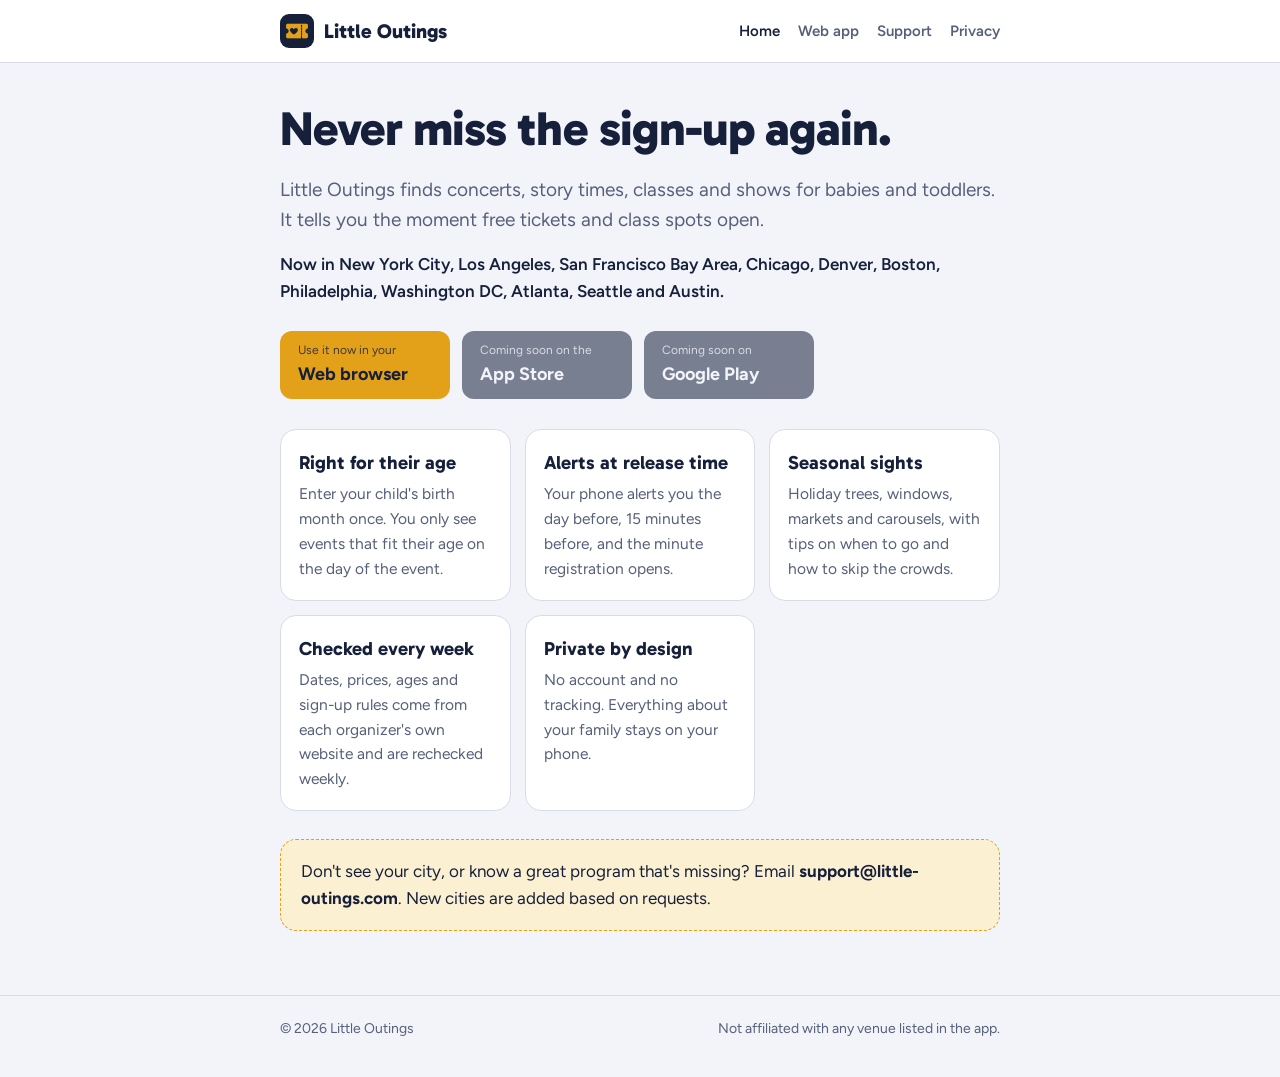
<file: index.html>
<!doctype html>
<html lang="en">
<head>
<meta charset="utf-8">
<meta name="viewport" content="width=device-width, initial-scale=1, viewport-fit=cover">
<title>Little Outings</title>
<meta name="description" content="Concerts, story times, classes and shows for babies and toddlers in your city, with an alert the moment sign-ups open.">
<link rel="icon" href="/favicon.png">
<link rel="apple-touch-icon" href="/apple-touch-icon.png">
<link rel="stylesheet" href="/site.css">
</head>
<body>
<header><div class="wrap">
  <a class="brand" href="/"><img src="/icon.png" alt="">Little Outings</a>
  <nav><a href="/" aria-current="page">Home</a><a href="/app/">Web app</a><a href="/support/">Support</a><a href="/privacy/">Privacy</a></nav>
</div></header>
<main><div class="wrap">
  <h1>Never miss the sign-up again.</h1>
  <p class="lede">Little Outings finds concerts, story times, classes and shows for babies and toddlers. It tells you the moment free tickets and class spots open.</p>
  <p class="cities" id="cities">Now in New York City.</p>
  <div class="stores">
    <a class="store primary" href="/app/"><small>Use it now in your</small><strong>Web browser</strong></a>
    <span class="store" aria-disabled="true"><small>Coming soon on the</small><strong>App Store</strong></span>
    <span class="store" aria-disabled="true"><small>Coming soon on</small><strong>Google Play</strong></span>
  </div>
  <div class="features">
    <div class="feature"><h3>Right for their age</h3><p>Enter your child's birth month once. You only see events that fit their age on the day of the event.</p></div>
    <div class="feature"><h3>Alerts at release time</h3><p>Your phone alerts you the day before, 15 minutes before, and the minute registration opens.</p></div>
    <div class="feature"><h3>Seasonal sights</h3><p>Holiday trees, windows, markets and carousels, with tips on when to go and how to skip the crowds.</p></div>
    <div class="feature"><h3>Checked every week</h3><p>Dates, prices, ages and sign-up rules come from each organizer's own website and are rechecked weekly.</p></div>
    <div class="feature"><h3>Private by design</h3><p>No account and no tracking. Everything about your family stays on your phone.</p></div>
  </div>
  <div class="callout">Don't see your city, or know a great program that's missing? Email <span class="email">support@little-outings.com</span>. New cities are added based on requests.</div>
</div></main>
<footer><div class="wrap"><span>© 2026 Little Outings</span><span>Not affiliated with any venue listed in the app.</span></div></footer>
<script>
fetch("/cities.json").then(r => r.json()).then(j => {
  const n = (j.cities || []).map(c => c.name);
  if (!n.length) return;
  const list = n.length > 1 ? n.slice(0, -1).join(", ") + " and " + n[n.length - 1] : n[0];
  document.getElementById("cities").textContent = "Now in " + list + ".";
}).catch(() => {});
</script>
</body>
</html>
</file>
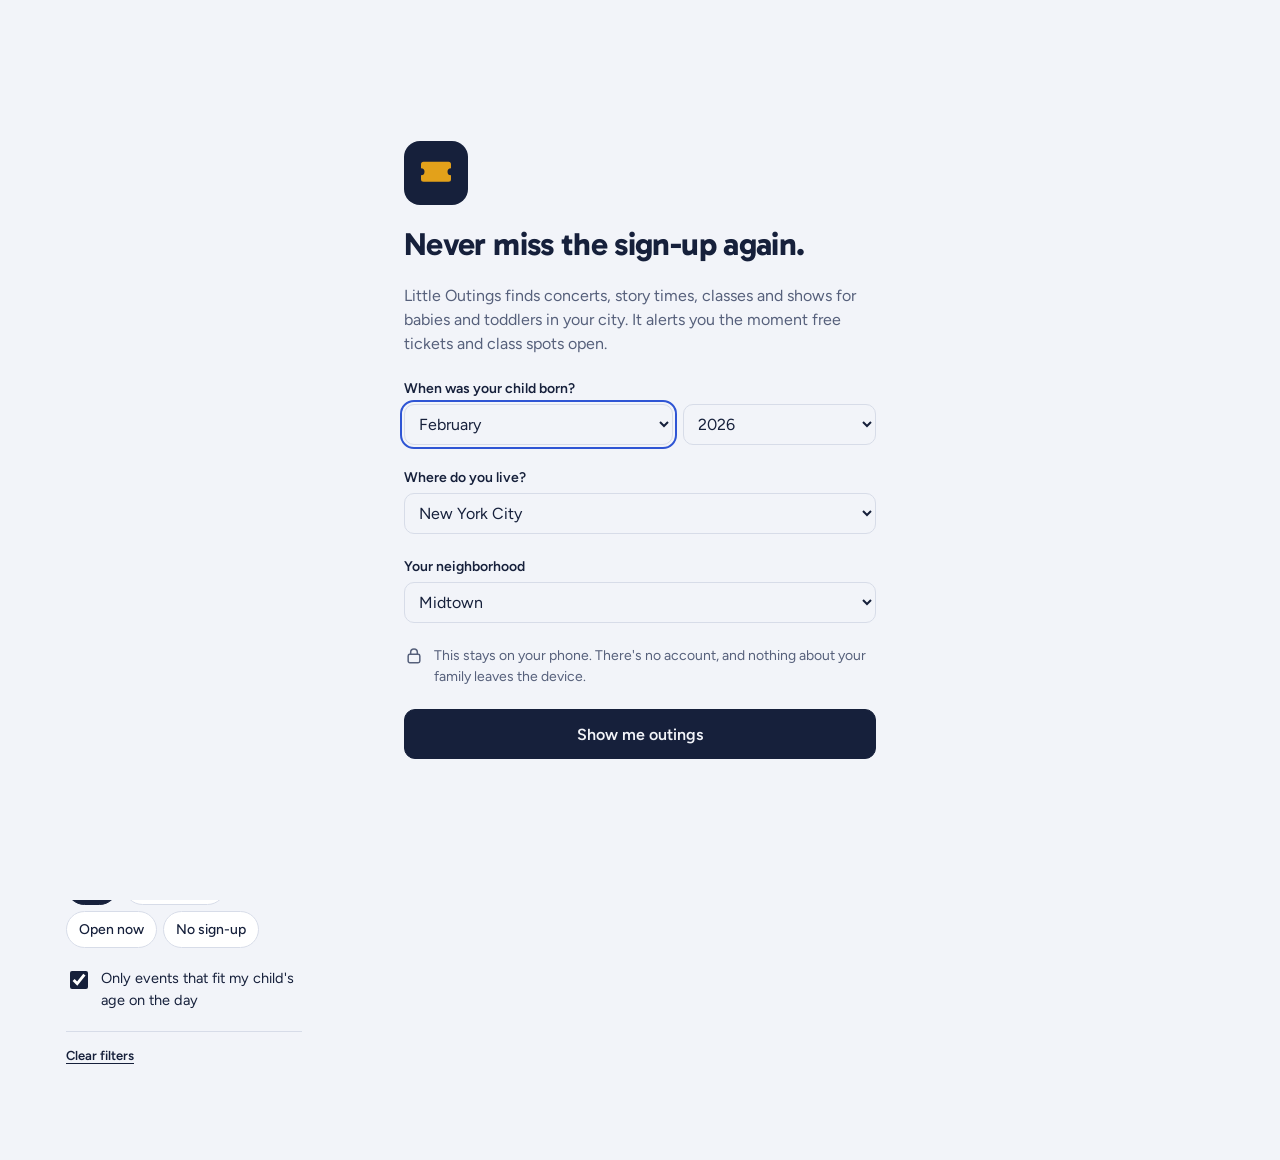
<file: app/index.html>
<!doctype html>
<html lang="en">
<head>
<meta charset="utf-8">
<meta name="viewport" content="width=device-width, initial-scale=1, viewport-fit=cover">
<meta name="color-scheme" content="light dark">
<meta name="format-detection" content="telephone=no">
<title>Little Outings</title>
<link rel="stylesheet" href="styles.css">
</head>
<body>

<header class="appbar">
  <div class="wrap">
    <div class="brand" id="brand">
      <svg viewBox="0 0 32 32" width="26" height="26" aria-hidden="true"><path style="fill:var(--accent)" d="M4 9a2 2 0 0 1 2-2h20a2 2 0 0 1 2 2v3.2a2.8 2.8 0 0 0 0 5.6V21a2 2 0 0 1-2 2H6a2 2 0 0 1-2-2v-3.2a2.8 2.8 0 0 0 0-5.6z"/><path style="stroke:var(--card)" d="M21 8.5v15" stroke-width="1.8" stroke-dasharray="2 2.2"/></svg>
      <span>Little Outings</span>
      <label class="citychip"><span id="cityText">City</span><svg viewBox="0 0 24 24" width="12" height="12" aria-hidden="true"><path d="M6 9l6 6 6-6" fill="none" stroke="currentColor" stroke-width="2.6" stroke-linecap="round" stroke-linejoin="round"/></svg><select id="city" aria-label="City"></select></label>
    </div>
    <button class="btn small" id="addBtn" type="button">
      <svg viewBox="0 0 24 24" width="15" height="15" aria-hidden="true"><path d="M12 5v14M5 12h14" stroke="currentColor" stroke-width="2.2" stroke-linecap="round"/></svg>
      Add event
    </button>
  </div>
</header>

<main>
  <!-- Discover -->
  <section id="view-discover" aria-label="Discover">
    <div class="wrap hero">
      <h1 class="ask">Things to do with <span id="article">a</span>
        <label class="sel"><span id="ageText">baby</span><select id="age" aria-label="Your child's age"></select></label>
        <span id="nearPart">near <span class="nowrap"><label class="sel"><span id="areaText">Midtown</span><select id="area" aria-label="Your neighborhood"></select></label>,</span> <label class="sel"><span id="radiusText">anywhere in the city</span><select id="radius" aria-label="Distance">
          <option value="1">within 1 mile</option>
          <option value="2">within 2 miles</option>
          <option value="5">within 5 miles</option>
          <option value="any">anywhere in the city</option>
        </select></label></span><span id="elsePart" hidden>near you</span>
      </h1>
      <div class="searchrow">
        <label class="search">
          <svg viewBox="0 0 24 24" width="17" height="17" aria-hidden="true"><circle cx="11" cy="11" r="6.5" fill="none" stroke="currentColor" stroke-width="2"/><path d="M16 16l4.5 4.5" stroke="currentColor" stroke-width="2" stroke-linecap="round"/></svg>
          <input id="q" type="search" placeholder="Search programs, venues" aria-label="Search events" autocomplete="off" enterkeyhint="search">
        </label>
        <button class="btn filters-toggle" id="filtersToggle" type="button" aria-expanded="false" aria-controls="rail">Filters</button>
      </div>
    </div>
    <div class="wrap layout">
      <aside class="rail" id="rail" aria-label="Filters">
        <div class="fgroup">
          <span class="flabel">Type of activity</span>
          <div class="chips" id="typeChips"></div>
        </div>
        <div class="fgroup">
          <span class="flabel">Price</span>
          <div class="chips" data-filter="price">
            <button class="chip" data-value="any" type="button">Any</button>
            <button class="chip" data-value="free" type="button">Free</button>
            <button class="chip" data-value="20" type="button">Under $20</button>
            <button class="chip" data-value="50" type="button">Under $50</button>
          </div>
        </div>
        <div class="fgroup">
          <span class="flabel">When</span>
          <div class="chips" data-filter="when">
            <button class="chip" data-value="any" type="button">Any time</button>
            <button class="chip" data-value="week" type="button">Next 7 days</button>
            <button class="chip" data-value="month" type="button">Next 30 days</button>
            <button class="chip" data-value="quarter" type="button">Next 3 months</button>
          </div>
        </div>
        <div class="fgroup">
          <span class="flabel">Days</span>
          <div class="chips" data-filter="days">
            <button class="chip" data-value="any" type="button">Any day</button>
            <button class="chip" data-value="weekend" type="button">Weekends</button>
            <button class="chip" data-value="weekday" type="button">Weekdays</button>
          </div>
        </div>
        <div class="fgroup">
          <span class="flabel">Registration</span>
          <div class="chips" data-filter="reg">
            <button class="chip" data-value="any" type="button">Any</button>
            <button class="chip" data-value="soon" type="button">Opens soon</button>
            <button class="chip" data-value="open" type="button">Open now</button>
            <button class="chip" data-value="dropin" type="button">No sign-up</button>
          </div>
        </div>
        <label class="check"><input type="checkbox" id="fits" checked> Only events that fit my child's age on the day</label>
        <div class="railfoot"><button class="linkbtn" id="resetFilters" type="button">Clear filters</button><button class="btn small filters-toggle" id="filtersDone" type="button">Done</button></div>
      </aside>
      <div class="content">
        <section class="watch" id="watch" hidden></section>
        <div class="reshead">
          <div><h2 id="resTitle">Events</h2><div class="note" id="resNote"></div></div>
          <label class="sortsel">Sort
            <select id="sort">
              <option value="soonest">Soonest date</option>
              <option value="opens">Registration opens first</option>
              <option value="nearest">Nearest</option>
              <option value="price">Lowest price</option>
            </select>
          </label>
        </div>
        <div class="list" id="results"><div class="skel"></div><div class="skel"></div></div>
      </div>
    </div>
  </section>

  <!-- Saved -->
  <section id="view-saved" aria-label="Saved" hidden>
    <div class="wrap pagehead"><h1 class="sect-title">Saved</h1><p class="sect-sub">Events you hearted, soonest first. Saved events stay on this phone.</p></div>
    <div class="wrap" style="padding-block:16px 32px"><div class="list" id="savedList"></div></div>
  </section>

  <!-- Reminders -->
  <section id="view-reminders" aria-label="Alerts" hidden>
    <div class="wrap pagehead"><h1 class="sect-title">Registration alerts</h1><p class="sect-sub">Your phone alerts you the day before, 15 minutes before, and the moment registration opens. Tap an alert to go straight to the sign-up page.</p></div>
    <div class="wrap" style="padding-block:16px 32px"><div class="list" id="remList"></div></div>
  </section>

  <!-- Settings -->
  <section id="view-settings" aria-label="Settings" hidden>
    <div class="wrap pagehead"><h1 class="sect-title">Settings</h1></div>
    <div class="wrap"><div class="settings" id="settingsBody"></div></div>
  </section>
</main>

<nav class="tabbar" aria-label="Sections">
  <div class="in">
    <button class="tab" data-view="discover" type="button"><span class="ico"><svg viewBox="0 0 24 24" aria-hidden="true"><circle cx="11" cy="11" r="6.5" fill="none" stroke="currentColor" stroke-width="1.9"/><path d="M16 16l4.5 4.5" stroke="currentColor" stroke-width="1.9" stroke-linecap="round"/></svg></span>Discover</button>
    <button class="tab" data-view="saved" type="button"><span class="ico"><svg viewBox="0 0 24 24" aria-hidden="true"><path d="M12 20.3s-7.4-4.5-9.1-9.2C1.8 7.9 3.7 4.6 7.1 4.6c2 0 3.4 1.1 4.9 2.9 1.5-1.8 2.9-2.9 4.9-2.9 3.4 0 5.3 3.3 4.2 6.5-1.7 4.7-9.1 9.2-9.1 9.2z" fill="none" stroke="currentColor" stroke-width="1.9" stroke-linejoin="round"/></svg></span>Saved<span class="badge num" id="savedCount" hidden>0</span></button>
    <button class="tab" data-view="reminders" type="button"><span class="ico"><svg viewBox="0 0 24 24" aria-hidden="true"><path d="M6 16v-5a6 6 0 1 1 12 0v5l1.5 2h-15L6 16z" fill="none" stroke="currentColor" stroke-width="1.9" stroke-linejoin="round"/><path d="M10 20.5a2 2 0 0 0 4 0" fill="none" stroke="currentColor" stroke-width="1.9" stroke-linecap="round"/></svg></span>Alerts<span class="badge num" id="remCount" hidden>0</span></button>
    <button class="tab" data-view="settings" type="button"><span class="ico"><svg viewBox="0 0 24 24" aria-hidden="true"><circle cx="12" cy="12" r="3" fill="none" stroke="currentColor" stroke-width="1.9"/><path d="M12 2.8v2.4M12 18.8v2.4M21.2 12h-2.4M5.2 12H2.8M18.5 5.5l-1.7 1.7M7.2 16.8l-1.7 1.7M18.5 18.5l-1.7-1.7M7.2 7.2L5.5 5.5" stroke="currentColor" stroke-width="1.9" stroke-linecap="round"/></svg></span>Settings</button>
  </div>
</nav>

<dialog class="sheet" id="detail" aria-labelledby="detailTitle"><div class="sheet-in" id="detailIn"></div></dialog>

<dialog class="sheet" id="addDlg" aria-labelledby="addTitle">
  <div class="sheet-in">
    <div class="sheet-head">
      <div><div class="eyebrow">Your own find</div><h2 id="addTitle">Add an event</h2></div>
      <button class="btn iconbtn ghost" type="button" data-close="addDlg" aria-label="Close">
        <svg viewBox="0 0 24 24" width="18" height="18" aria-hidden="true"><path d="M6 6l12 12M18 6L6 18" stroke="currentColor" stroke-width="2" stroke-linecap="round"/></svg>
      </button>
    </div>
    <p class="lede">Found something on a venue's site? Add it to get the same countdown and phone alert for its release time. It stays on this phone.</p>
    <form class="form" id="addForm" novalidate>
      <div class="field"><label for="f-title">Event name</label><input id="f-title" required placeholder="e.g. Family Concert: Animal Tales"></div>
      <div class="grid2">
        <div class="field"><label for="f-org">Organizer</label><input id="f-org" placeholder="e.g. Carnegie Hall"></div>
        <div class="field"><label for="f-type">Type</label><select id="f-type"></select></div>
      </div>
      <div class="grid2">
        <div class="field"><label for="f-venue">Venue</label><input id="f-venue" placeholder="e.g. Zankel Hall"></div>
        <div class="field" id="f-area-wrap"><label for="f-area">Neighborhood</label><select id="f-area"></select></div>
      </div>
      <div class="field"><label for="f-address">Address</label><input id="f-address" placeholder="Street address"></div>
      <div class="grid2">
        <div class="field"><label for="f-start">Event date and time</label><input id="f-start" type="datetime-local"></div>
        <div class="field"><label for="f-until">Repeats weekly until (optional)</label><input id="f-until" type="date"></div>
      </div>
      <div class="grid2">
        <div class="field"><label for="f-amin">Youngest age</label><select id="f-amin"></select></div>
        <div class="field"><label for="f-amax">Oldest age</label><select id="f-amax"></select></div>
      </div>
      <div class="grid2">
        <div class="field"><label for="f-pmin">Lowest price ($)</label><input id="f-pmin" type="number" min="0" step="1" inputmode="decimal" placeholder="0 for free"></div>
        <div class="field"><label for="f-pmax">Highest price ($)</label><input id="f-pmax" type="number" min="0" step="1" inputmode="decimal"></div>
      </div>
      <div class="grid2">
        <div class="field"><label for="f-opens">Registration or tickets open</label><input id="f-opens" type="datetime-local"></div>
        <div class="field"><label for="f-method">How you sign up</label>
          <select id="f-method"><option>Tickets</option><option>Free RSVP</option><option>Lottery</option><option>Enrollment</option><option>Walk-in</option></select>
        </div>
      </div>
      <div class="field"><label for="f-url">Link to the event page</label><input id="f-url" type="url" inputmode="url" placeholder="https://"></div>
      <div class="field"><label for="f-notes">Notes</label><textarea id="f-notes" rows="3" placeholder="e.g. Members get access a day early. Max 2 tickets per household."></textarea></div>
      <div class="err" id="formErr" aria-live="polite"></div>
      <div style="display:flex;gap:10px;flex-wrap:wrap">
        <button class="btn primary" type="submit" id="saveEvent">Save event</button>
        <button class="btn" type="button" data-close="addDlg">Cancel</button>
      </div>
    </form>
  </div>
</dialog>

<dialog class="full" id="onboard" aria-labelledby="onbTitle">
  <form class="onb" id="onbForm">
    <div class="mark"><svg viewBox="0 0 32 32" width="40" height="40" aria-hidden="true"><path style="fill:var(--accent)" d="M4 9a2 2 0 0 1 2-2h20a2 2 0 0 1 2 2v3.2a2.8 2.8 0 0 0 0 5.6V21a2 2 0 0 1-2 2H6a2 2 0 0 1-2-2v-3.2a2.8 2.8 0 0 0 0-5.6z"/></svg></div>
    <h1 id="onbTitle">Never miss the sign-up again.</h1>
    <p>Little Outings finds concerts, story times, classes and shows for babies and toddlers in your city. It alerts you the moment free tickets and class spots open.</p>
    <div class="field">
      <label for="onbMonth">When was your child born?</label>
      <div class="pair"><select id="onbMonth" aria-label="Birth month"></select><select id="onbYear" aria-label="Birth year"></select></div>
    </div>
    <div class="field">
      <label for="onbCity">Where do you live?</label>
      <select id="onbCity"></select>
    </div>
    <div class="field" id="onbAreaWrap">
      <label for="onbArea">Your neighborhood</label>
      <select id="onbArea"></select>
    </div>
    <p class="onb-note" id="onbElse" hidden>We don't have checked listings for your city yet. We cover <span id="onbElseText"></span>. You can still add events you find and get alerts for them.</p>
    <div class="promise">
      <svg viewBox="0 0 24 24" width="20" height="20" aria-hidden="true" style="flex:none;margin-top:1px"><rect x="5" y="10" width="14" height="10" rx="2" fill="none" stroke="currentColor" stroke-width="1.8"/><path d="M8 10V7.5a4 4 0 0 1 8 0V10" fill="none" stroke="currentColor" stroke-width="1.8"/></svg>
      <span>This stays on your phone. There's no account, and nothing about your family leaves the device.</span>
    </div>
    <button class="btn primary block" type="submit" style="min-height:50px;font-size:16px">Show me outings</button>
  </form>
</dialog>

<div class="toast" id="toast" role="status" hidden></div>

<script src="app.js"></script>
</body>
</html>
</file>
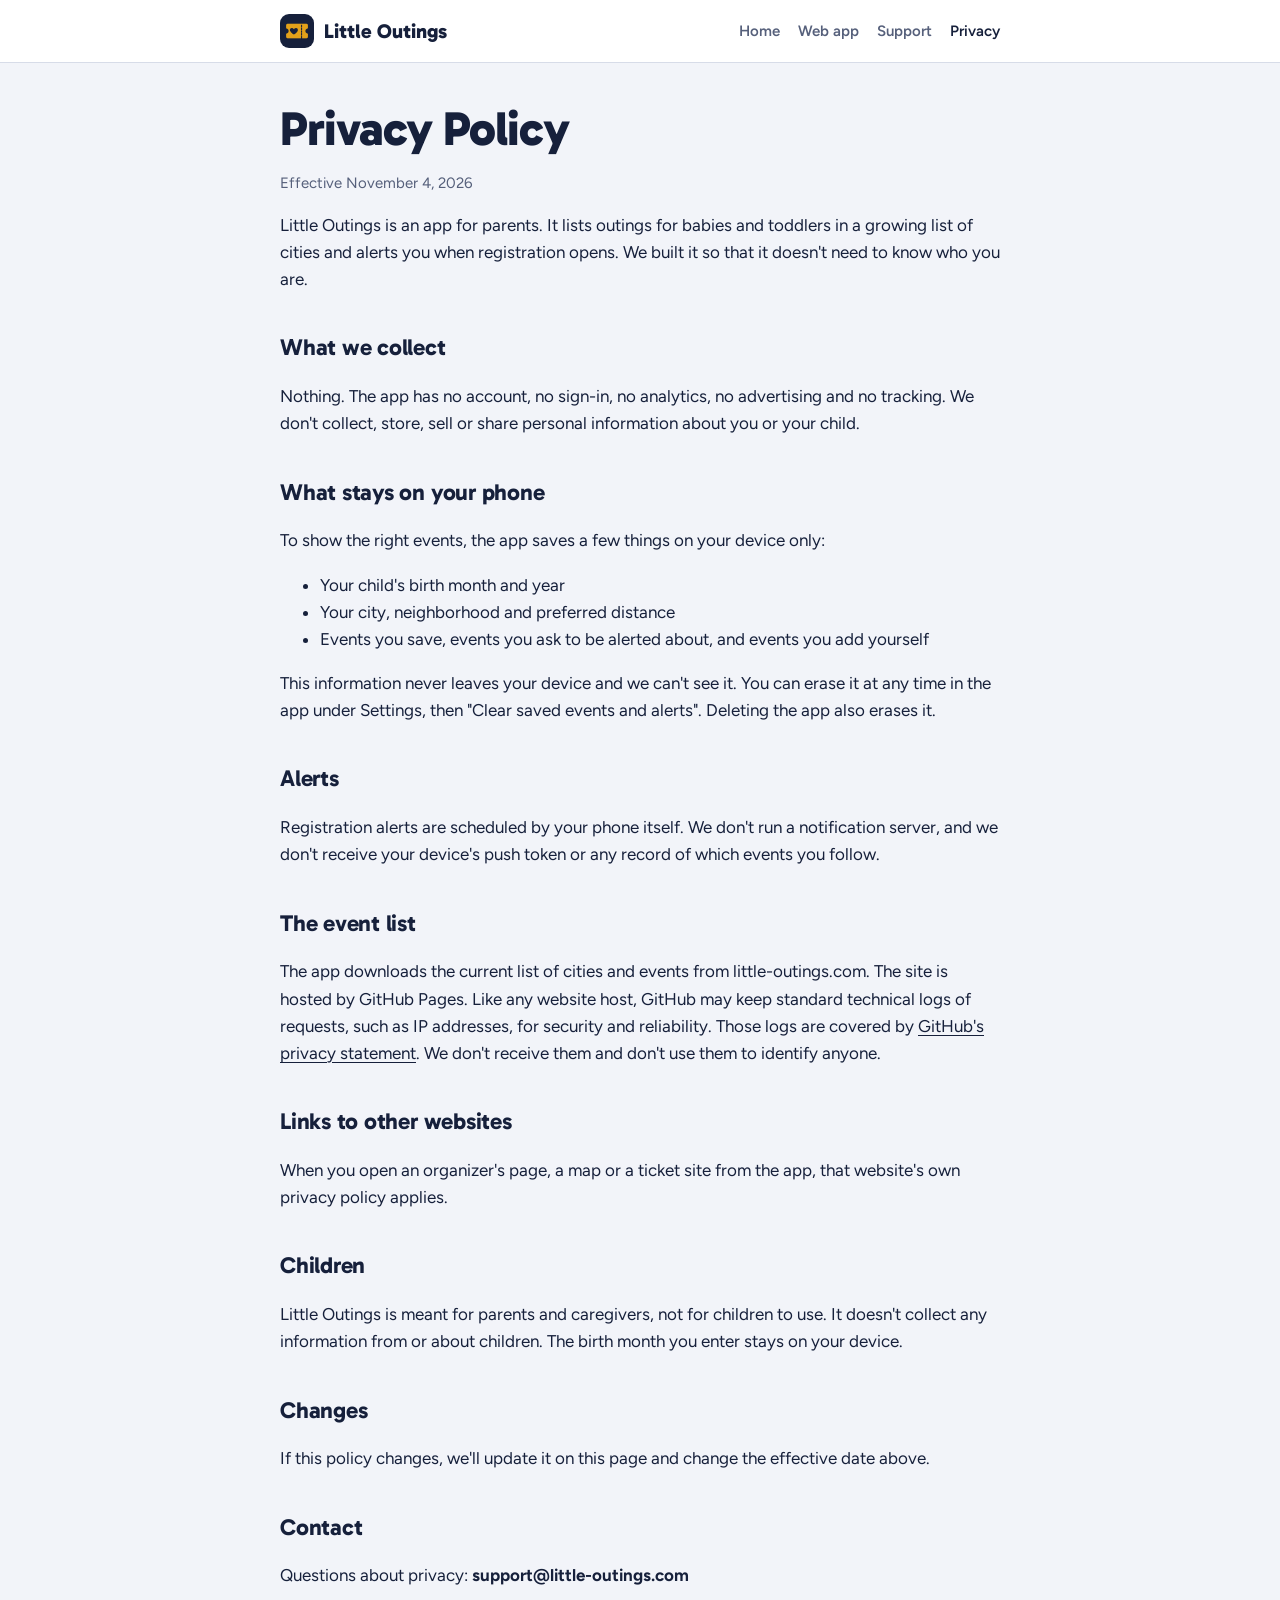
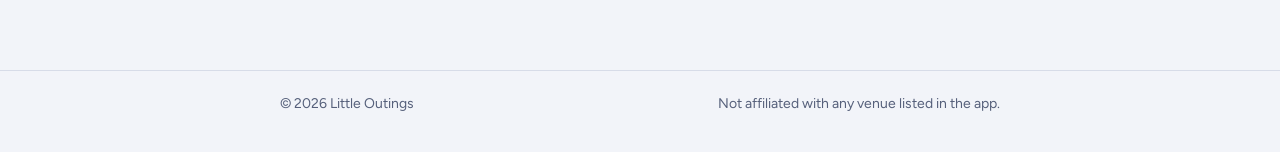
<file: privacy/index.html>
<!doctype html>
<html lang="en">
<head>
<meta charset="utf-8">
<meta name="viewport" content="width=device-width, initial-scale=1, viewport-fit=cover">
<title>Privacy Policy · Little Outings</title>
<link rel="icon" href="/favicon.png">
<link rel="stylesheet" href="/site.css">
</head>
<body>
<header><div class="wrap">
  <a class="brand" href="/"><img src="/icon.png" alt="">Little Outings</a>
  <nav><a href="/">Home</a><a href="/app/">Web app</a><a href="/support/">Support</a><a href="/privacy/" aria-current="page">Privacy</a></nav>
</div></header>
<main><div class="wrap">
  <h1>Privacy Policy</h1>
  <p class="meta">Effective November 4, 2026</p>
  <p>Little Outings is an app for parents. It lists outings for babies and toddlers in a growing list of cities and alerts you when registration opens. We built it so that it doesn't need to know who you are.</p>

  <h2>What we collect</h2>
  <p>Nothing. The app has no account, no sign-in, no analytics, no advertising and no tracking. We don't collect, store, sell or share personal information about you or your child.</p>

  <h2>What stays on your phone</h2>
  <p>To show the right events, the app saves a few things on your device only:</p>
  <ul>
    <li>Your child's birth month and year</li>
    <li>Your city, neighborhood and preferred distance</li>
    <li>Events you save, events you ask to be alerted about, and events you add yourself</li>
  </ul>
  <p>This information never leaves your device and we can't see it. You can erase it at any time in the app under Settings, then "Clear saved events and alerts". Deleting the app also erases it.</p>

  <h2>Alerts</h2>
  <p>Registration alerts are scheduled by your phone itself. We don't run a notification server, and we don't receive your device's push token or any record of which events you follow.</p>

  <h2>The event list</h2>
  <p>The app downloads the current list of cities and events from little-outings.com. The site is hosted by GitHub Pages. Like any website host, GitHub may keep standard technical logs of requests, such as IP addresses, for security and reliability. Those logs are covered by <a href="https://docs.github.com/en/site-policy/privacy-policies/github-general-privacy-statement">GitHub's privacy statement</a>. We don't receive them and don't use them to identify anyone.</p>

  <h2>Links to other websites</h2>
  <p>When you open an organizer's page, a map or a ticket site from the app, that website's own privacy policy applies.</p>

  <h2>Children</h2>
  <p>Little Outings is meant for parents and caregivers, not for children to use. It doesn't collect any information from or about children. The birth month you enter stays on your device.</p>

  <h2>Changes</h2>
  <p>If this policy changes, we'll update it on this page and change the effective date above.</p>

  <h2>Contact</h2>
  <p>Questions about privacy: <span class="email">support@little-outings.com</span></p>
</div></main>
<footer><div class="wrap"><span>© 2026 Little Outings</span><span>Not affiliated with any venue listed in the app.</span></div></footer>
</body>
</html>
</file>
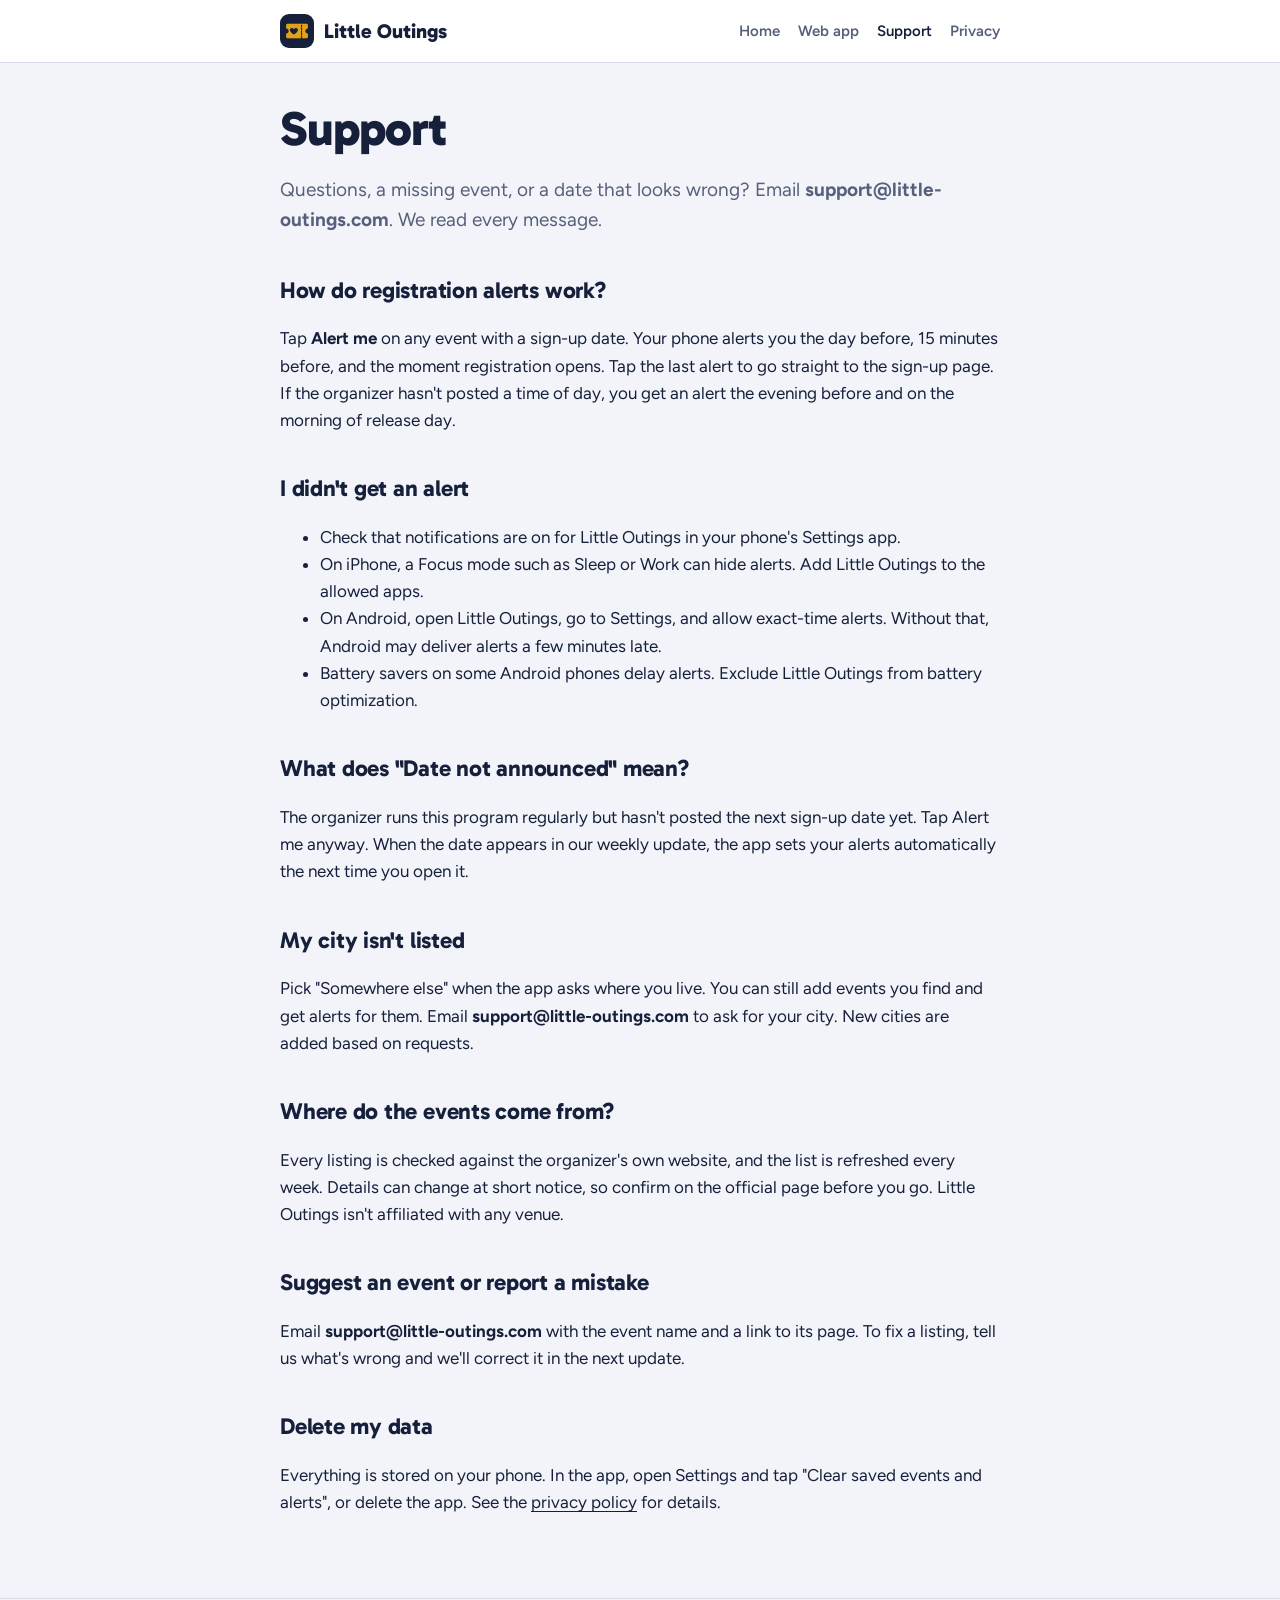
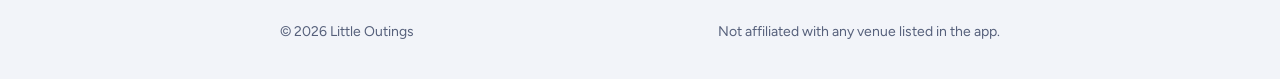
<file: support/index.html>
<!doctype html>
<html lang="en">
<head>
<meta charset="utf-8">
<meta name="viewport" content="width=device-width, initial-scale=1, viewport-fit=cover">
<title>Support · Little Outings</title>
<link rel="icon" href="/favicon.png">
<link rel="stylesheet" href="/site.css">
</head>
<body>
<header><div class="wrap">
  <a class="brand" href="/"><img src="/icon.png" alt="">Little Outings</a>
  <nav><a href="/">Home</a><a href="/app/">Web app</a><a href="/support/" aria-current="page">Support</a><a href="/privacy/">Privacy</a></nav>
</div></header>
<main><div class="wrap">
  <h1>Support</h1>
  <p class="lede">Questions, a missing event, or a date that looks wrong? Email <span class="email">support@little-outings.com</span>. We read every message.</p>

  <h2>How do registration alerts work?</h2>
  <p>Tap <strong>Alert me</strong> on any event with a sign-up date. Your phone alerts you the day before, 15 minutes before, and the moment registration opens. Tap the last alert to go straight to the sign-up page. If the organizer hasn't posted a time of day, you get an alert the evening before and on the morning of release day.</p>

  <h2>I didn't get an alert</h2>
  <ul>
    <li>Check that notifications are on for Little Outings in your phone's Settings app.</li>
    <li>On iPhone, a Focus mode such as Sleep or Work can hide alerts. Add Little Outings to the allowed apps.</li>
    <li>On Android, open Little Outings, go to Settings, and allow exact-time alerts. Without that, Android may deliver alerts a few minutes late.</li>
    <li>Battery savers on some Android phones delay alerts. Exclude Little Outings from battery optimization.</li>
  </ul>

  <h2>What does "Date not announced" mean?</h2>
  <p>The organizer runs this program regularly but hasn't posted the next sign-up date yet. Tap Alert me anyway. When the date appears in our weekly update, the app sets your alerts automatically the next time you open it.</p>

  <h2>My city isn't listed</h2>
  <p>Pick "Somewhere else" when the app asks where you live. You can still add events you find and get alerts for them. Email <span class="email">support@little-outings.com</span> to ask for your city. New cities are added based on requests.</p>

  <h2>Where do the events come from?</h2>
  <p>Every listing is checked against the organizer's own website, and the list is refreshed every week. Details can change at short notice, so confirm on the official page before you go. Little Outings isn't affiliated with any venue.</p>

  <h2>Suggest an event or report a mistake</h2>
  <p>Email <span class="email">support@little-outings.com</span> with the event name and a link to its page. To fix a listing, tell us what's wrong and we'll correct it in the next update.</p>

  <h2>Delete my data</h2>
  <p>Everything is stored on your phone. In the app, open Settings and tap "Clear saved events and alerts", or delete the app. See the <a href="/privacy/">privacy policy</a> for details.</p>
</div></main>
<footer><div class="wrap"><span>© 2026 Little Outings</span><span>Not affiliated with any venue listed in the app.</span></div></footer>
</body>
</html>
</file>
<file: site.css>
/* little-outings.com — shares the app's palette and type. */
@font-face { font-family: "Gabarito"; font-weight: 700; font-display: swap; src: url(/fonts/gabarito-700.woff2) format("woff2"); }
@font-face { font-family: "Gabarito"; font-weight: 800; font-display: swap; src: url(/fonts/gabarito-800.woff2) format("woff2"); }
@font-face { font-family: "Figtree"; font-weight: 400; font-display: swap; src: url(/fonts/figtree-400.woff2) format("woff2"); }
@font-face { font-family: "Figtree"; font-weight: 600; font-display: swap; src: url(/fonts/figtree-600.woff2) format("woff2"); }
@font-face { font-family: "Figtree"; font-weight: 700; font-display: swap; src: url(/fonts/figtree-700.woff2) format("woff2"); }
:root {
  --paper: #F2F4F9; --card: #FFFFFF; --ink: #16203B; --ink-2: #56607B; --line: #D7DCE8;
  --accent: #E3A11A; --stub: #FCF0D2; --stub-ink: #5B3F00;
  --f-display: "Gabarito", "Avenir Next", system-ui, sans-serif;
  --f-body: "Figtree", -apple-system, "Segoe UI", Roboto, system-ui, sans-serif;
  color-scheme: light;
}
@media (prefers-color-scheme: dark) {
  :root { --paper: #0E1325; --card: #161E37; --ink: #ECEFF7; --ink-2: #A3ABC4; --line: #29334F; --accent: #F2B73E; --stub: #2C2512; --stub-ink: #F6D78C; color-scheme: dark; }
}
* { box-sizing: border-box; }
html, body { margin: 0; background: var(--paper); color: var(--ink); }
body { font-family: var(--f-body); font-size: 17px; line-height: 1.6; -webkit-font-smoothing: antialiased; }
a { color: inherit; text-underline-offset: 3px; }
.wrap { max-width: 760px; margin: 0 auto; padding-left: max(20px, env(safe-area-inset-left)); padding-right: max(20px, env(safe-area-inset-right)); }
header { border-bottom: 1px solid var(--line); background: var(--card); }
header .wrap { display: flex; align-items: center; justify-content: space-between; gap: 16px; padding-block: 14px; flex-wrap: wrap; }
.brand { display: flex; align-items: center; gap: 10px; font-family: var(--f-display); font-weight: 800; font-size: 20px; text-decoration: none; }
.brand img { width: 34px; height: 34px; border-radius: 9px; }
nav { display: flex; gap: 18px; font-weight: 600; font-size: 15px; }
nav a { text-decoration: none; color: var(--ink-2); }
nav a[aria-current="page"] { color: var(--ink); }
main .wrap { padding-block: 40px 64px; }
h1 { font-family: var(--f-display); font-weight: 800; font-size: clamp(32px, 6vw, 48px); line-height: 1.1; letter-spacing: -.02em; margin: 0 0 14px; text-wrap: balance; }
h2 { font-family: var(--f-display); font-weight: 700; font-size: 23px; margin: 36px 0 8px; letter-spacing: -.01em; }
p, li { max-width: 66ch; }
.lede { font-size: 19px; color: var(--ink-2); }
.meta { color: var(--ink-2); font-size: 15px; }
.stores { display: flex; gap: 12px; flex-wrap: wrap; margin: 26px 0 8px; }
.store { display: inline-flex; flex-direction: column; padding: 10px 18px; border-radius: 12px; background: var(--ink); color: var(--paper); text-decoration: none; min-width: 170px; }
.store small { font-size: 12px; opacity: .8; }
.store strong { font-size: 18px; }
.store[aria-disabled="true"] { opacity: .55; }
.store.primary { background: var(--accent); color: #16203B; }
.cities { font-weight: 600; color: var(--ink); margin-top: -4px; }
.features { display: grid; grid-template-columns: repeat(auto-fit, minmax(210px, 1fr)); gap: 14px; margin-top: 30px; }
.feature { background: var(--card); border: 1px solid var(--line); border-radius: 16px; padding: 18px; }
.feature h3 { font-family: var(--f-display); margin: 0 0 4px; font-size: 19px; }
.feature p { margin: 0; color: var(--ink-2); font-size: 15.5px; }
.callout { background: var(--stub); color: var(--ink); border: 1.5px dashed var(--accent); border-radius: 16px; padding: 18px 20px; margin-top: 28px; }
.email { font-weight: 700; user-select: all; }
footer { border-top: 1px solid var(--line); color: var(--ink-2); font-size: 14px; }
footer .wrap { padding-block: 22px 36px; display: flex; gap: 18px; flex-wrap: wrap; justify-content: space-between; }
</file>
<file: app/styles.css>
/* Little Outings NYC — phone app styles.
   Layout: sticky app bar, a sentence-style search on Discover, ticket-stub event cards, bottom tab bar.
   The stub on each card carries the registration release, the thing parents most often miss. */

@font-face { font-family: "Gabarito"; font-weight: 500; font-display: swap; src: url(fonts/gabarito-500.woff2) format("woff2"); }
@font-face { font-family: "Gabarito"; font-weight: 700; font-display: swap; src: url(fonts/gabarito-700.woff2) format("woff2"); }
@font-face { font-family: "Gabarito"; font-weight: 800; font-display: swap; src: url(fonts/gabarito-800.woff2) format("woff2"); }
@font-face { font-family: "Figtree"; font-weight: 400; font-display: swap; src: url(fonts/figtree-400.woff2) format("woff2"); }
@font-face { font-family: "Figtree"; font-weight: 500; font-display: swap; src: url(fonts/figtree-500.woff2) format("woff2"); }
@font-face { font-family: "Figtree"; font-weight: 600; font-display: swap; src: url(fonts/figtree-600.woff2) format("woff2"); }
@font-face { font-family: "Figtree"; font-weight: 700; font-display: swap; src: url(fonts/figtree-700.woff2) format("woff2"); }
@font-face { font-family: "IBM Plex Mono"; font-weight: 500; font-display: swap; src: url(fonts/plexmono-500.woff2) format("woff2"); }
@font-face { font-family: "IBM Plex Mono"; font-weight: 600; font-display: swap; src: url(fonts/plexmono-600.woff2) format("woff2"); }

:root {
  --paper: #F2F4F9; --card: #FFFFFF; --ink: #16203B; --ink-2: #56607B; --line: #D7DCE8;
  --accent: #E3A11A; --stub: #FCF0D2; --stub-ink: #5B3F00;
  --open: #13774A; --open-bg: #DDF2E6; --soon: #B3430A; --soon-bg: #FDE6D6; --muted-bg: #ECEFF5;
  --focus: #2F55D4; --scrim: rgba(10, 14, 30, .48); --bar: rgba(255, 255, 255, .92);
  --shadow: 0 1px 2px rgba(22, 32, 59, .05), 0 8px 22px rgba(22, 32, 59, .06);
  --f-display: "Gabarito", "Avenir Next", "Segoe UI", system-ui, sans-serif;
  --f-body: "Figtree", -apple-system, "Segoe UI", Roboto, system-ui, sans-serif;
  --f-mono: "IBM Plex Mono", ui-monospace, "SFMono-Regular", Menlo, monospace;
  --sat: var(--safe-area-inset-top, env(safe-area-inset-top, 0px));
  --sab: var(--safe-area-inset-bottom, env(safe-area-inset-bottom, 0px));
  --sal: var(--safe-area-inset-left, env(safe-area-inset-left, 0px));
  --sar: var(--safe-area-inset-right, env(safe-area-inset-right, 0px));
  --tabbar-h: 62px;
  color-scheme: light;
}
@media (prefers-color-scheme: dark) {
  :root {
    --paper: #0E1325; --card: #161E37; --ink: #ECEFF7; --ink-2: #A3ABC4; --line: #29334F;
    --accent: #F2B73E; --stub: #2C2512; --stub-ink: #F6D78C;
    --open: #5ED39A; --open-bg: #12321F; --soon: #FF9B5E; --soon-bg: #3A2213; --muted-bg: #202942;
    --focus: #91A8FF; --scrim: rgba(0, 0, 0, .6); --bar: rgba(22, 30, 55, .92);
    --shadow: 0 1px 2px rgba(0, 0, 0, .3), 0 10px 26px rgba(0, 0, 0, .28);
    color-scheme: dark;
  }
}

* { box-sizing: border-box; -webkit-tap-highlight-color: transparent; }
html { -webkit-text-size-adjust: 100%; text-size-adjust: 100%; }
html, body { margin: 0; background: var(--paper); }
body {
  color: var(--ink); font-family: var(--f-body); font-size: 15px; line-height: 1.5;
  -webkit-font-smoothing: antialiased; overscroll-behavior-y: none;
  padding-bottom: calc(var(--tabbar-h) + var(--sab));
}
button, input, select, textarea { font: inherit; color: inherit; }
button, .btn, .tab, .chip { -webkit-user-select: none; user-select: none; -webkit-touch-callout: none; touch-action: manipulation; }
a { color: inherit; }
:focus-visible { outline: 2px solid var(--focus); outline-offset: 2px; border-radius: 6px; }
.wrap { max-width: 1180px; margin: 0 auto; padding-left: max(16px, var(--sal)); padding-right: max(16px, var(--sar)); }
.num { font-variant-numeric: tabular-nums; }
[hidden] { display: none !important; }

/* App bar */
body::before { content: ""; position: fixed; inset: 0 0 auto; height: var(--sat); background: var(--bar); z-index: 30; }
.appbar { position: sticky; top: var(--sat); z-index: 20; background: var(--bar); -webkit-backdrop-filter: saturate(1.4) blur(14px); backdrop-filter: saturate(1.4) blur(14px); border-bottom: 1px solid var(--line); }
.appbar .wrap { display: flex; align-items: center; justify-content: space-between; gap: 12px; min-height: 54px; padding-block: 6px; }
.brand { display: flex; align-items: center; gap: 9px; white-space: nowrap; min-width: 0; font-family: var(--f-display); font-weight: 800; font-size: 18px; letter-spacing: -.01em; }
.brand small { font-family: var(--f-mono); font-weight: 600; font-size: 10.5px; letter-spacing: .08em; color: var(--stub-ink); background: var(--stub); padding: 2px 6px; border-radius: 5px; }
.citychip { position: relative; display: inline-flex; align-items: center; gap: 4px; font-family: var(--f-mono); font-weight: 600; font-size: 11.5px; letter-spacing: .06em; text-transform: uppercase; color: var(--stub-ink); background: var(--stub); padding: 3px 8px; border-radius: 6px; cursor: pointer; }
.citychip select { position: absolute; inset: 0; width: 100%; height: 100%; opacity: 0; cursor: pointer; font-size: 16px; -webkit-appearance: none; appearance: none; border: 0; }
.citychip:focus-within { outline: 2px solid var(--focus); outline-offset: 2px; }
.sel-text { -webkit-user-select: text; user-select: text; font-weight: 600; color: var(--ink); }
.onb-note { font-size: 14.5px; background: var(--stub); color: var(--ink); border-radius: 12px; padding: 12px 14px; margin: 0; }
.viewtitle { font-family: var(--f-display); font-weight: 800; font-size: 18px; letter-spacing: -.01em; }

/* Discover header */
.hero { padding-block: 18px 4px; }
.ask { font-family: var(--f-display); font-weight: 700; font-size: clamp(25px, 6.6vw, 40px); line-height: 1.22; letter-spacing: -.015em; margin: 0; text-wrap: balance; max-width: 30ch; }
.sel { position: relative; display: inline-block; white-space: nowrap; border-bottom: 3px solid var(--accent); padding-right: .85em; line-height: 1.12; cursor: pointer; }
.sel::after { content: ""; position: absolute; right: .14em; top: 50%; width: .3em; height: .3em; border-right: 3px solid var(--ink-2); border-bottom: 3px solid var(--ink-2); transform: translateY(-75%) rotate(45deg); pointer-events: none; }
.sel select { position: absolute; inset: 0; width: 100%; height: 100%; opacity: 0; cursor: pointer; font-size: 16px; -webkit-appearance: none; appearance: none; border: 0; }
.sel:focus-within { outline: 2px solid var(--focus); outline-offset: 3px; border-radius: 4px; }
.nowrap { white-space: nowrap; }
.searchrow { display: flex; gap: 10px; align-items: center; margin-top: 16px; }
.search { position: relative; flex: 1 1 auto; min-width: 0; max-width: 560px; }
.search svg { position: absolute; left: 12px; top: 50%; transform: translateY(-50%); color: var(--ink-2); }
.search input { width: 100%; border: 1px solid var(--line); background: var(--card); border-radius: 12px; padding: 11px 14px 11px 38px; font-size: 16px; -webkit-appearance: none; appearance: none; }
.search input::placeholder { color: var(--ink-2); }

/* Buttons */
.btn { display: inline-flex; align-items: center; justify-content: center; gap: 7px; border: 1px solid var(--line); background: var(--card); color: var(--ink); border-radius: 11px; padding: 9px 14px; font-weight: 600; font-size: 14.5px; cursor: pointer; text-decoration: none; line-height: 1.2; white-space: nowrap; min-height: 40px; }
.btn:active { transform: scale(.98); }
.btn.primary { background: var(--ink); color: var(--paper); border-color: var(--ink); }
.btn.ghost { background: transparent; }
.btn.small { padding: 7px 11px; font-size: 13.5px; border-radius: 9px; min-height: 34px; }
.btn.block { width: 100%; }
.btn[disabled] { opacity: .5; cursor: not-allowed; }
.iconbtn { width: 40px; height: 40px; padding: 0; border-radius: 11px; flex: none; }
.fav[aria-pressed="true"] { color: var(--soon); }
.fav[aria-pressed="true"] svg path { fill: currentColor; }
.remind[aria-pressed="true"] { background: var(--ink); color: var(--paper); border-color: var(--ink); }
.danger { color: var(--soon); border-color: var(--soon); }

/* Layout */
.layout { display: grid; grid-template-columns: 236px minmax(0, 1fr); gap: 32px; padding-block: 16px 32px; }
.rail { position: sticky; top: calc(var(--sat) + 70px); align-self: start; display: flex; flex-direction: column; gap: 20px; }
.fgroup { display: flex; flex-direction: column; gap: 8px; }
.flabel { font-size: 11.5px; font-weight: 700; letter-spacing: .09em; text-transform: uppercase; color: var(--ink-2); }
.chips { display: flex; flex-wrap: wrap; gap: 6px; }
.chip { border: 1px solid var(--line); background: var(--card); border-radius: 999px; padding: 7px 12px; font-size: 14px; font-weight: 500; cursor: pointer; }
.chip[aria-pressed="true"] { background: var(--ink); color: var(--paper); border-color: var(--ink); }
.check { display: flex; gap: 10px; align-items: flex-start; font-size: 14.5px; cursor: pointer; }
.check input { margin-top: 3px; accent-color: var(--ink); width: 18px; height: 18px; flex: none; }
.railfoot { font-size: 13px; color: var(--ink-2); border-top: 1px solid var(--line); padding-top: 14px; display: flex; justify-content: space-between; gap: 12px; align-items: center; }
.linkbtn { background: none; border: 0; padding: 0; font-weight: 600; text-decoration: underline; text-underline-offset: 3px; cursor: pointer; color: var(--ink); }
.filters-toggle { display: none; }
.content { min-width: 0; display: flex; flex-direction: column; gap: 22px; }

/* Registration watch */
.watch { border: 1.5px dashed var(--accent); border-radius: 16px; padding: 16px; background: var(--card); }
.watch h2 { font-family: var(--f-display); font-size: 20px; margin: 0; letter-spacing: -.01em; }
.watch .sub { margin: 4px 0 14px; color: var(--ink-2); font-size: 14px; max-width: 62ch; }
.wgrid { display: grid; grid-template-columns: repeat(auto-fill, minmax(250px, 1fr)); gap: 12px; }
.wtile { display: grid; grid-template-columns: 62px minmax(0, 1fr); gap: 12px; align-items: start; padding: 12px; border-radius: 12px; background: var(--stub); color: var(--ink); }
.wtile.k-imminent { background: var(--soon-bg); }
.dateblk { display: flex; flex-direction: column; align-items: center; justify-content: center; background: var(--card); border-radius: 10px; padding: 6px 4px; font-family: var(--f-mono); line-height: 1.1; text-align: center; }
.dateblk .m { font-size: 11px; font-weight: 600; letter-spacing: .08em; text-transform: uppercase; color: var(--ink-2); }
.dateblk .d { font-family: var(--f-display); font-size: 26px; font-weight: 800; }
.dateblk .t { font-size: 10.5px; color: var(--ink-2); }
.wtile h3 { font-size: 15px; margin: 0; line-height: 1.3; }
.wtile h3 button { all: unset; cursor: pointer; font-weight: 700; }
.wtile .v { font-size: 13px; color: var(--ink-2); margin-top: 2px; }
.wtile .row { display: flex; align-items: center; justify-content: space-between; gap: 8px; margin-top: 8px; flex-wrap: wrap; }
.cd { font-family: var(--f-mono); font-size: 12.5px; font-weight: 600; font-variant-numeric: tabular-nums; }
.k-imminent .cd { color: var(--soon); }

/* Results */
.reshead { display: flex; align-items: flex-end; justify-content: space-between; gap: 12px; flex-wrap: wrap; }
.reshead h2 { font-family: var(--f-display); font-size: 22px; margin: 0; letter-spacing: -.01em; }
.reshead .note { color: var(--ink-2); font-size: 14px; }
.sortsel { display: flex; align-items: center; gap: 8px; font-size: 14px; color: var(--ink-2); }
.sortsel select, .field select, .field input, .field textarea { border: 1px solid var(--line); background: var(--card); border-radius: 10px; padding: 9px 10px; font-size: 16px; }
.list { display: flex; flex-direction: column; gap: 14px; }

/* Ticket card */
.ticket { display: grid; grid-template-columns: minmax(0, 1fr) 214px; background: var(--card); border: 1px solid var(--line); border-radius: 16px; overflow: hidden; box-shadow: var(--shadow); position: relative; }
.ticket .media { grid-column: 1 / -1; aspect-ratio: 2.7 / 1; max-height: 200px; overflow: hidden; background: var(--muted-bg); cursor: pointer; }
.pimg { display: block; width: 100%; height: 100%; object-fit: cover; }
.ph { width: 100%; height: 100%; display: flex; align-items: center; justify-content: center; gap: 12px; padding: 0 18px; color: var(--stub-ink); background: var(--stub); font-weight: 700; font-size: 14px; text-align: left; }
.ph span { max-width: 26ch; overflow: hidden; text-overflow: ellipsis; display: -webkit-box; -webkit-line-clamp: 2; -webkit-box-orient: vertical; }
.ph svg { flex: none; opacity: .9; }
.ph-music, .ph-theater { background: linear-gradient(135deg, var(--stub), var(--soon-bg)); }
.ph-story-time, .ph-class { background: linear-gradient(135deg, var(--muted-bg), var(--stub)); }
.ph-museum, .ph-sights { background: linear-gradient(135deg, var(--muted-bg), var(--stub)); }
.ph-outdoors, .ph-play { background: linear-gradient(135deg, var(--open-bg), var(--stub)); }
.ph-holiday { background: linear-gradient(135deg, var(--soon-bg), var(--open-bg)); }
.hero-photo-wrap { display: flex; flex-direction: column; gap: 6px; }
.hero-photo { aspect-ratio: 16 / 9; max-width: 100%; border-radius: 14px; overflow: hidden; background: var(--muted-bg); }
.hero-photo .ph { font-size: 15px; }
.credit { font-size: 12px; color: var(--ink-2); }
.credit .linkbtn { font-size: 12px; font-weight: 600; color: var(--ink-2); }
.tmain { padding: 16px 18px; min-width: 0; cursor: pointer; display: flex; flex-direction: column; gap: 6px; }
.eyebrow { font-size: 12px; font-weight: 700; letter-spacing: .08em; text-transform: uppercase; color: var(--ink-2); display: flex; gap: 8px; flex-wrap: wrap; }
.eyebrow .mine { color: var(--stub-ink); background: var(--stub); padding: 0 6px; border-radius: 4px; letter-spacing: .04em; }
.ticket h3 { margin: 0; font-family: var(--f-display); font-size: 20px; line-height: 1.22; letter-spacing: -.01em; text-wrap: balance; }
.ttl { all: unset; cursor: pointer; }
.meta { display: flex; flex-wrap: wrap; gap: 4px 16px; font-size: 14px; color: var(--ink); }
.meta span { display: inline-flex; align-items: center; gap: 5px; }
.meta svg { color: var(--ink-2); flex: none; }
.meta .dim { color: var(--ink-2); }
.desc { margin: 2px 0 0; color: var(--ink-2); font-size: 14px; display: -webkit-box; -webkit-line-clamp: 2; -webkit-box-orient: vertical; overflow: hidden; max-width: 68ch; }
.agefit { font-size: 12.5px; font-weight: 600; padding: 2px 8px; border-radius: 999px; background: var(--open-bg); color: var(--open); }
.agefit.no { background: var(--muted-bg); color: var(--ink-2); }
.stub { position: relative; border-left: 2px dashed var(--line); background: var(--stub); padding: 16px; display: flex; flex-direction: column; justify-content: space-between; gap: 12px; min-width: 0; }
.stub::before, .stub::after { content: ""; position: absolute; left: -10px; width: 18px; height: 18px; border-radius: 50%; background: var(--paper); border: 1px solid var(--line); }
.stub::before { top: -10px; }
.stub::after { bottom: -10px; }
.reg { display: flex; flex-direction: column; gap: 1px; color: var(--stub-ink); }
.reg .lbl { font-size: 11px; font-weight: 700; letter-spacing: .09em; text-transform: uppercase; opacity: .85; }
.reg strong { font-family: var(--f-display); font-size: 19px; line-height: 1.2; color: var(--ink); }
.reg .time { font-family: var(--f-mono); font-size: 13px; font-weight: 600; color: var(--ink); }
.reg .cd { margin-top: 5px; align-self: flex-start; background: var(--card); padding: 2px 8px; border-radius: 6px; color: var(--ink); }
.stub.k-imminent { background: var(--soon-bg); }
.stub.k-imminent .reg, .stub.k-imminent .cd { color: var(--soon); }
.stub.k-open { background: var(--open-bg); }
.stub.k-open .reg, .stub.k-open strong { color: var(--open); }
.stub.k-dropin, .stub.k-soldout, .stub.k-closed, .stub.k-check, .stub.k-ended { background: var(--muted-bg); }
.stub.k-dropin .reg, .stub.k-soldout .reg, .stub.k-closed .reg, .stub.k-check .reg, .stub.k-ended .reg { color: var(--ink-2); }
.stub-actions { display: flex; gap: 8px; align-items: center; }
.stub-actions .btn:not(.iconbtn) { flex: 1; }
.live-dot { display: inline-block; width: 8px; height: 8px; border-radius: 50%; background: var(--soon); margin-right: 6px; animation: pulse 1.4s ease-in-out infinite; }
@keyframes pulse { 50% { opacity: .25; } }
@media (prefers-reduced-motion: reduce) { .live-dot { animation: none; } .btn:active { transform: none; } }

/* Empty, status */
.empty { border: 1px dashed var(--line); border-radius: 16px; padding: 24px 20px; color: var(--ink-2); background: var(--card); }
.empty h3 { color: var(--ink); font-family: var(--f-display); margin: 0 0 6px; font-size: 19px; }
.empty p { margin: 0 0 12px; max-width: 60ch; }
.skel { height: 150px; border-radius: 16px; background: var(--card); border: 1px solid var(--line); opacity: .7; }
.pagehead { padding-block: 18px 0; }
.sect-title { font-family: var(--f-display); font-size: 26px; margin: 0; letter-spacing: -.015em; }
.sect-sub { margin: 4px 0 0; color: var(--ink-2); font-size: 14.5px; max-width: 64ch; }
.banner { display: flex; gap: 12px; align-items: center; justify-content: space-between; flex-wrap: wrap; border-radius: 14px; padding: 12px 14px; background: var(--soon-bg); color: var(--ink); font-size: 14px; }
.banner strong { color: var(--soon); }

/* Reminder rows */
.remrow { display: grid; grid-template-columns: 70px minmax(0, 1fr); gap: 14px; background: var(--card); border: 1px solid var(--line); border-radius: 16px; padding: 14px; box-shadow: var(--shadow); }
.remrow .dateblk { background: var(--stub); padding: 10px 4px; align-self: start; }
.remrow.k-imminent .dateblk { background: var(--soon-bg); }
.remrow.k-open .dateblk, .remrow.k-check .dateblk { background: var(--muted-bg); }
.remrow h3 { margin: 0; font-family: var(--f-display); font-size: 18px; line-height: 1.25; }
.remrow .v { color: var(--ink-2); font-size: 14px; }
.remrow .acts { display: flex; flex-wrap: wrap; gap: 8px; margin-top: 10px; }
.remrow .status { font-size: 14px; margin-top: 4px; }
.alerts { list-style: none; margin: 8px 0 0; padding: 0; display: flex; flex-direction: column; gap: 3px; font-size: 13px; color: var(--ink-2); }
.alerts li { display: flex; gap: 6px; align-items: center; }

/* Settings */
.settings { display: flex; flex-direction: column; gap: 18px; padding-block: 16px 32px; max-width: 640px; }
.group { background: var(--card); border: 1px solid var(--line); border-radius: 16px; padding: 4px 16px; }
.group h3 { font-size: 11.5px; font-weight: 700; letter-spacing: .09em; text-transform: uppercase; color: var(--ink-2); margin: 14px 0 2px; }
.srow { display: flex; align-items: center; justify-content: space-between; gap: 12px; padding: 12px 0; border-bottom: 1px solid var(--line); flex-wrap: wrap; }
.srow:last-child { border-bottom: 0; }
.srow .k { font-weight: 600; }
.srow .sv { color: var(--ink-2); font-size: 14px; }
.srow .ctl { display: flex; gap: 8px; flex-wrap: wrap; }
.srow select { border: 1px solid var(--line); background: var(--paper); border-radius: 10px; padding: 8px 10px; font-size: 16px; }
.fine { color: var(--ink-2); font-size: 13px; margin: 0; }

/* Dialogs */
dialog { color: var(--ink); }
dialog.sheet { padding: 0; border: 0; background: var(--card); width: min(560px, 100vw); max-width: 100vw; height: 100dvh; max-height: 100dvh; margin: 0; inset: 0 0 0 auto; border-left: 1px solid var(--line); box-shadow: var(--shadow); }
dialog.sheet::backdrop, dialog.full::backdrop { background: var(--scrim); }
.sheet-in { height: 100%; overflow-y: auto; overscroll-behavior: contain; -webkit-overflow-scrolling: touch; padding: calc(18px + var(--sat)) max(22px, var(--sar)) calc(28px + var(--sab)) 22px; display: flex; flex-direction: column; gap: 18px; }
.sheet-head { display: flex; justify-content: space-between; align-items: flex-start; gap: 12px; }
.sheet h2 { font-family: var(--f-display); font-size: 26px; line-height: 1.18; margin: 4px 0 0; letter-spacing: -.015em; text-wrap: balance; }
.lede { color: var(--ink-2); margin: 0; max-width: 60ch; }
.regpanel { border-radius: 14px; background: var(--stub); padding: 16px; display: flex; flex-direction: column; gap: 10px; border: 1.5px dashed var(--accent); }
.regpanel.k-imminent { background: var(--soon-bg); border-color: var(--soon); }
.regpanel.k-open { background: var(--open-bg); border-color: var(--open); }
.regpanel.k-dropin, .regpanel.k-soldout, .regpanel.k-closed, .regpanel.k-check, .regpanel.k-ended { background: var(--muted-bg); border-color: var(--line); }
.regpanel .reg strong { font-size: 22px; }
.regpanel .howto { font-size: 14px; color: var(--ink); margin: 0; }
.regpanel .acts { display: flex; flex-wrap: wrap; gap: 8px; }
.tips { background: var(--open-bg); border-radius: 14px; padding: 14px 16px; }
.tips-h { font-size: 11.5px; font-weight: 700; letter-spacing: .09em; text-transform: uppercase; color: var(--open); margin-bottom: 6px; }
.tips ul { margin: 0; padding-left: 18px; display: flex; flex-direction: column; gap: 4px; font-size: 14.5px; }
.facts { display: grid; grid-template-columns: 96px minmax(0, 1fr); gap: 12px 14px; margin: 0; }
.facts dt { font-size: 11.5px; font-weight: 700; letter-spacing: .09em; text-transform: uppercase; color: var(--ink-2); padding-top: 3px; }
.facts dd { margin: 0; min-width: 0; }
.sessions { list-style: none; margin: 0; padding: 0; display: flex; flex-direction: column; gap: 6px; }
.sessions li { font-variant-numeric: tabular-nums; }
.sessions .past { color: var(--ink-2); text-decoration: line-through; }
.small { font-size: 13px; color: var(--ink-2); }
.tags { display: flex; flex-wrap: wrap; gap: 6px; }
.tag { font-size: 12.5px; background: var(--muted-bg); color: var(--ink-2); padding: 2px 8px; border-radius: 999px; }

/* Onboarding */
dialog.full { padding: 0; border: 0; margin: 0; width: 100vw; max-width: 100vw; height: 100dvh; max-height: 100dvh; background: var(--paper); }
.onb { min-height: 100%; display: flex; flex-direction: column; justify-content: center; gap: 22px; max-width: 520px; margin: 0 auto; padding: calc(28px + var(--sat)) max(24px, var(--sar)) calc(28px + var(--sab)) max(24px, var(--sal)); }
.onb .mark { width: 64px; height: 64px; border-radius: 16px; background: var(--ink); display: grid; place-items: center; }
.onb h1 { font-family: var(--f-display); font-size: 32px; line-height: 1.12; margin: 0; letter-spacing: -.02em; text-wrap: balance; }
.onb p { margin: 0; color: var(--ink-2); font-size: 16px; }
.onb .field label { font-size: 14px; }
.onb .pair { display: grid; grid-template-columns: 1.4fr 1fr; gap: 10px; }
.onb .promise { display: flex; gap: 10px; align-items: flex-start; font-size: 14px; color: var(--ink-2); }

/* Add form */
.form { display: flex; flex-direction: column; gap: 14px; }
.grid2 { display: grid; grid-template-columns: 1fr 1fr; gap: 12px; }
.field { display: flex; flex-direction: column; gap: 5px; min-width: 0; }
.field label { font-size: 13px; font-weight: 600; }
.field input, .field select, .field textarea { width: 100%; background: var(--paper); }
.field textarea { resize: vertical; min-height: 84px; }
.err { color: var(--soon); font-size: 14px; font-weight: 600; }

/* Tab bar */
.tabbar { position: fixed; left: 0; right: 0; bottom: 0; z-index: 25; background: var(--bar); -webkit-backdrop-filter: saturate(1.4) blur(14px); backdrop-filter: saturate(1.4) blur(14px); border-top: 1px solid var(--line); padding: 0 var(--sar) var(--sab) var(--sal); }
.tabbar .in { display: grid; grid-template-columns: repeat(4, 1fr); max-width: 640px; margin: 0 auto; height: var(--tabbar-h); }
.tab { position: relative; border: 0; background: none; display: flex; flex-direction: column; align-items: center; justify-content: center; gap: 3px; font-size: 11.5px; font-weight: 600; color: var(--ink-2); cursor: pointer; padding: 6px 0 4px; }
.tab svg { width: 24px; height: 24px; }
.tab[aria-current="page"] { color: var(--ink); }
.tab[aria-current="page"] .ico { background: var(--stub); }
.tab .ico { display: grid; place-items: center; width: 52px; height: 30px; border-radius: 999px; }
.tab .badge { position: absolute; top: 4px; left: calc(50% + 8px); min-width: 18px; height: 18px; padding: 0 5px; border-radius: 999px; background: var(--soon); color: #fff; font-size: 11px; font-weight: 700; display: grid; place-items: center; font-family: var(--f-mono); }

/* Toast */
.toast { position: fixed; left: 50%; bottom: calc(var(--tabbar-h) + var(--sab) + 12px); transform: translateX(-50%); z-index: 50; max-width: calc(100% - 32px); width: max-content; background: var(--ink); color: var(--paper); border-radius: 12px; padding: 12px 16px; box-shadow: var(--shadow); font-size: 14px; }
.toast button { color: var(--paper); font-weight: 700; text-decoration: underline; text-underline-offset: 3px; background: none; border: 0; cursor: pointer; padding: 0; margin-left: 10px; }

@media (max-width: 900px) {
  .layout { grid-template-columns: minmax(0, 1fr); gap: 16px; }
  .rail { display: none; position: static; background: var(--card); border: 1px solid var(--line); border-radius: 16px; padding: 16px; }
  .rail.open { display: flex; }
  .filters-toggle { display: inline-flex; }
}
@media (max-width: 620px) {
  .ticket { grid-template-columns: minmax(0, 1fr); }
  .stub { border-left: 0; border-top: 2px dashed var(--line); flex-direction: row; align-items: flex-end; flex-wrap: wrap; }
  .stub::before, .stub::after { top: -10px; bottom: auto; }
  .stub::before { left: -10px; }
  .stub::after { left: auto; right: -10px; }
  .stub-actions { margin-left: auto; }
  dialog.sheet { width: 100vw; height: auto; max-height: calc(100dvh - var(--sat) - 12px); inset: auto 0 0 0; border-left: 0; border-radius: 20px 20px 0 0; }
  .sheet-in { max-height: calc(100dvh - var(--sat) - 12px); padding: 20px max(18px, var(--sar)) calc(24px + var(--sab)) max(18px, var(--sal)); }
  .facts { grid-template-columns: minmax(0, 1fr); gap: 4px; }
  .facts dd { margin-bottom: 10px; }
  .grid2 { grid-template-columns: 1fr; }
  .remrow { grid-template-columns: 62px minmax(0, 1fr); }
  .reshead .sortsel { width: 100%; }
  .reshead .sortsel select { flex: 1; }
}
</file>
